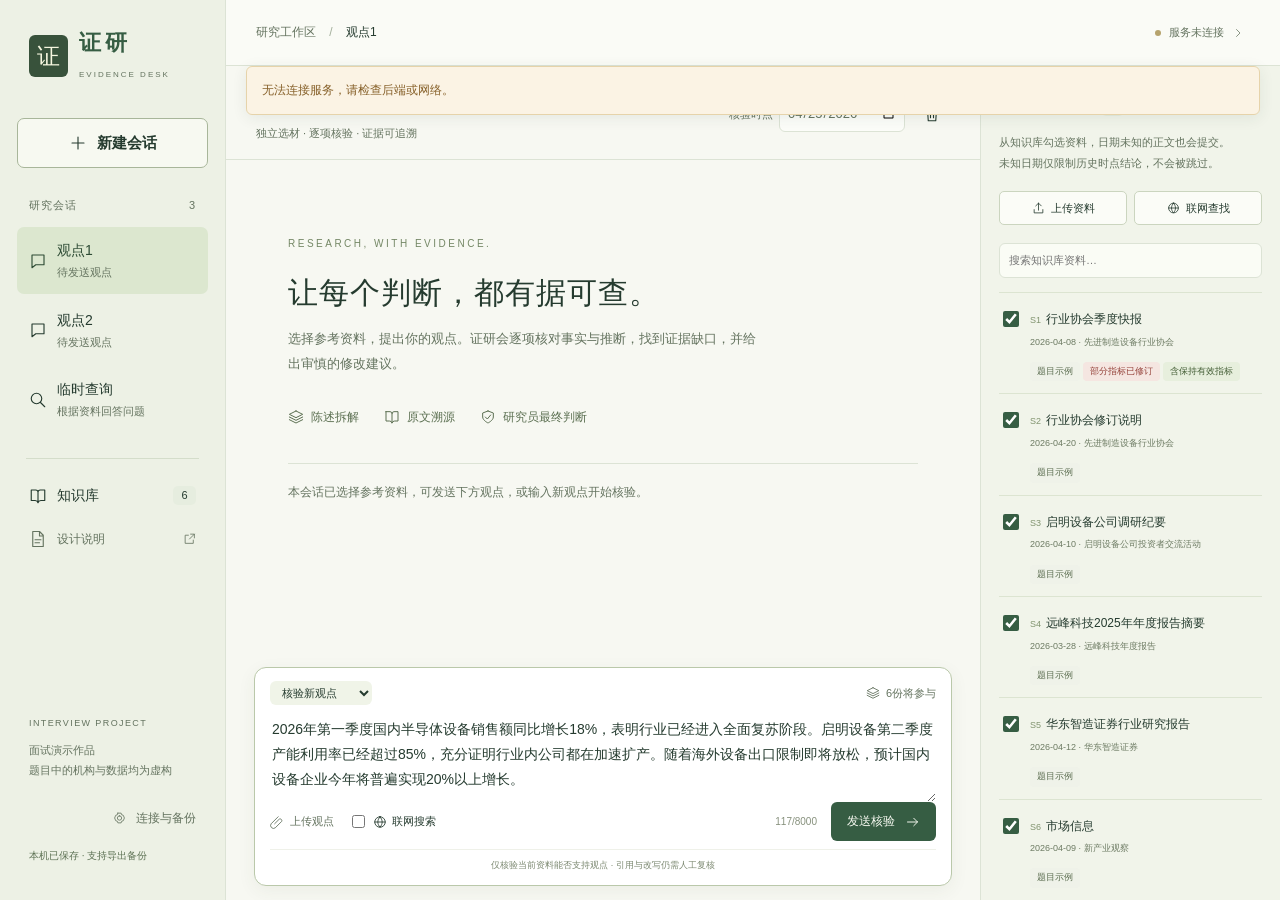
<file: index.html>
<!doctype html><html lang="zh-CN"><head><meta charset="utf-8"><meta name="viewport" content="width=device-width,initial-scale=1"><meta name="description" content="证研：用可追溯资料核验投研观点。"><title>证研 · 投研证据工作台</title><link rel="stylesheet" href="./style.css"><script type="module" src="./app.js"></script></head><body>
<a class="skip" href="#main">跳到工作台</a><aside id="sidebar" class="sidebar"><a class="brand" href="#"><span class="brandmark">证</span><span><b>证研</b><small>EVIDENCE DESK</small></span></a><button class="new-session" data-action="new-session"><span data-icon="plus"></span>新建会话</button><div class="nav-label">研究会话 <span id="session-count"></span></div><nav id="sessions" aria-label="会话列表"></nav><div class="side-divider"></div><button class="library-nav" data-action="library"><span data-icon="book"></span>知识库<span id="library-count" class="count"></span></button><a class="side-link" href="./design.html" target="_blank" rel="noopener"><span data-icon="file"></span>设计说明<span data-icon="external"></span></a><div class="side-bottom"><div class="side-project">INTERVIEW PROJECT</div><p>面试演示作品<br>题目中的机构与数据均为虚构</p><button class="side-link" data-action="settings"><span data-icon="settings"></span>连接与备份</button><div id="save-status" role="status">正在读取本机资料…</div></div></aside>
<div id="shell" class="shell"><header class="topbar"><div class="top-left"><button class="icon-button mobile-menu" data-action="menu" aria-label="展开会话导航"><span data-icon="menu"></span></button><span class="breadcrumb">研究工作区 <span>/</span> <b id="page-name">观点核验</b></span></div><button class="connection" data-action="settings"><i id="connection-dot"></i><span id="connection-label">检查连接中</span><span data-icon="chevron"></span></button></header><main id="main" tabindex="-1"><div id="global-notice" class="notice hidden" role="alert"></div><div id="chat-page" class="chat-page"><section class="conversation"><header id="session-header" class="session-header"></header><div id="messages" class="messages" aria-live="polite"></div><form id="composer" class="composer"><div class="composer-top"><label class="sr-only" for="task">本次操作</label><select id="task"><option value="verify">核验新观点</option><option value="query">依据资料查询</option><option value="followup">继续追问</option></select><button type="button" class="text-button" data-action="toggle-sources"><span data-icon="layers"></span><span id="selected-summary">选择参考资料</span></button></div><label class="sr-only" for="message-input">观点或问题</label><textarea id="message-input" rows="3" maxlength="8000" placeholder="提出你的观点，或继续追问证据与修改建议…"></textarea><div class="composer-bottom"><div class="composer-tools"><button type="button" class="text-button" data-action="upload-opinion"><span data-icon="paperclip"></span>上传观点</button><label class="web-toggle"><input id="web-enabled" type="checkbox"><span data-icon="globe"></span>联网搜索</label></div><div class="send-group"><small id="char-count"></small><button type="button" id="stop-run" class="text-button hidden" data-action="stop">停止等待</button><button type="submit" id="send" class="send-button"><span id="send-label">发送核验</span><span data-icon="arrow"></span></button></div></div><p class="composer-footnote">仅核验当前资料能否支持观点 · 引用与改写仍需人工复核</p></form></section><aside id="source-panel" class="source-panel" aria-label="本会话参考资料"></aside></div><section id="library-page" class="library-page hidden"></section></main></div>
<input type="file" id="evidence-file" accept=".txt,.md,.markdown,.pdf,.docx" hidden><input type="file" id="opinion-file" accept=".txt,.md,.markdown,.pdf,.docx" hidden><input type="file" id="backup-file" accept=".json" hidden>
<dialog id="source-dialog" class="source-dialog"><form id="source-form"><div class="dialog-heading"><div><small id="source-eyebrow">资料与原文</small><h2 id="source-dialog-title">添加参考资料</h2></div><button type="button" class="icon-button" data-action="close-dialog" aria-label="关闭资料"><span data-icon="close"></span></button></div><div id="source-context"></div><div class="field-row"><label>资料标题<input id="doc-title" maxlength="160" required></label><label>发布方<input id="doc-publisher" maxlength="160" placeholder="未知时填未注明" required></label></div><div class="field-row"><label>发布日期<input id="doc-date" type="date"><small>未知可留空；正文仍参与，历史时点适用性待确认</small></label><label>统计期／适用期<input id="doc-period" maxlength="160" placeholder="例如2026年第一季度"></label></div><div class="field-row"><label>建议复核日期<input id="doc-review-date" type="date"><small>到期仅提醒复核，不代表事实失效</small></label><label class="check-label"><input id="doc-primary" type="checkbox">我已确认是原始发布源</label></div><label>用于核验的正文／明确选段<textarea id="doc-text" rows="9" maxlength="16000" required></textarea><small>每份最多16000字；选段必须来自提取原文，超出部分不纳入本次核验。</small></label><div id="original-text"></div><div id="source-error" class="notice hidden" role="alert"></div><div class="dialog-actions"><button type="button" class="text-button danger" id="remove-doc" data-action="remove-doc">移除资料</button><button type="button" class="text-button" id="download-original" data-action="download-original">下载原文件</button><button type="submit" id="save-doc" class="send-button">保存并用于本会话</button></div></form></dialog>
<dialog id="settings-dialog" class="settings-dialog"><div class="dialog-heading"><h2>连接与本机备份</h2><button class="icon-button" data-action="close-dialog" aria-label="关闭设置"><span data-icon="close"></span></button></div><div id="settings-status"></div><label>核验模式<select id="mode"><option value="live">真实 AI 核验</option><option value="reference">原题参考 · 人工编制</option></select></label><label>体验码（若已设置）<input type="password" id="access-code" autocomplete="off" placeholder="可手动填写，或通过面试邀请链接自动载入"></label><p class="muted">API密钥只由服务端保管，请勿填入此处。真实核验只发送本轮输入、所选可用资料及本会话必要上下文。</p><button class="secondary-button" data-action="refresh-config">重新检查连接</button><hr><h3>当前浏览器资料</h3><p class="muted">会话与原文件保存在当前浏览器。清理网站数据会移除本机记录，请按需备份。</p><div class="button-row"><button class="secondary-button" data-action="backup-export">导出备份</button><button class="secondary-button" data-action="backup-import">导入备份</button></div><p class="muted">导入会替换当前资料；请先导出可恢复的备份。</p></dialog>
<dialog id="search-dialog" class="search-dialog"><div class="dialog-heading"><div><small>WEB EVIDENCE</small><h2>联网查找参考资料</h2></div><button class="icon-button" data-action="close-dialog" aria-label="关闭搜索"><span data-icon="close"></span></button></div><form id="search-form" class="search-form"><label class="sr-only" for="search-query">搜索关键词</label><input id="search-query" maxlength="128" placeholder="输入关键词，优先查找原始发布源" required><button type="submit" class="send-button" id="search-submit">搜索</button></form><p class="muted">搜索后查看原文再收录。只有摘要的页面不能作为已核验证据；题目虚构资料不以网络信息补证。</p><div id="search-results" aria-live="polite"></div></dialog>
<dialog id="name-dialog" class="settings-dialog"><form id="name-form"><div class="dialog-heading"><h2>会话名称</h2><button type="button" class="icon-button" data-action="close-dialog" aria-label="关闭重命名"><span data-icon="close"></span></button></div><label>名称<input id="session-name" maxlength="60" required></label><button type="submit" class="send-button">保存名称</button></form></dialog><dialog id="confirm-dialog" class="settings-dialog"><h2 id="confirm-title">确认操作</h2><p id="confirm-message"></p><div class="button-row"><button class="secondary-button" data-action="close-dialog">取消</button><button id="confirm-ok" class="send-button">确认</button></div></dialog><div id="toast" class="toast hidden" role="status"></div></body></html>
</file>
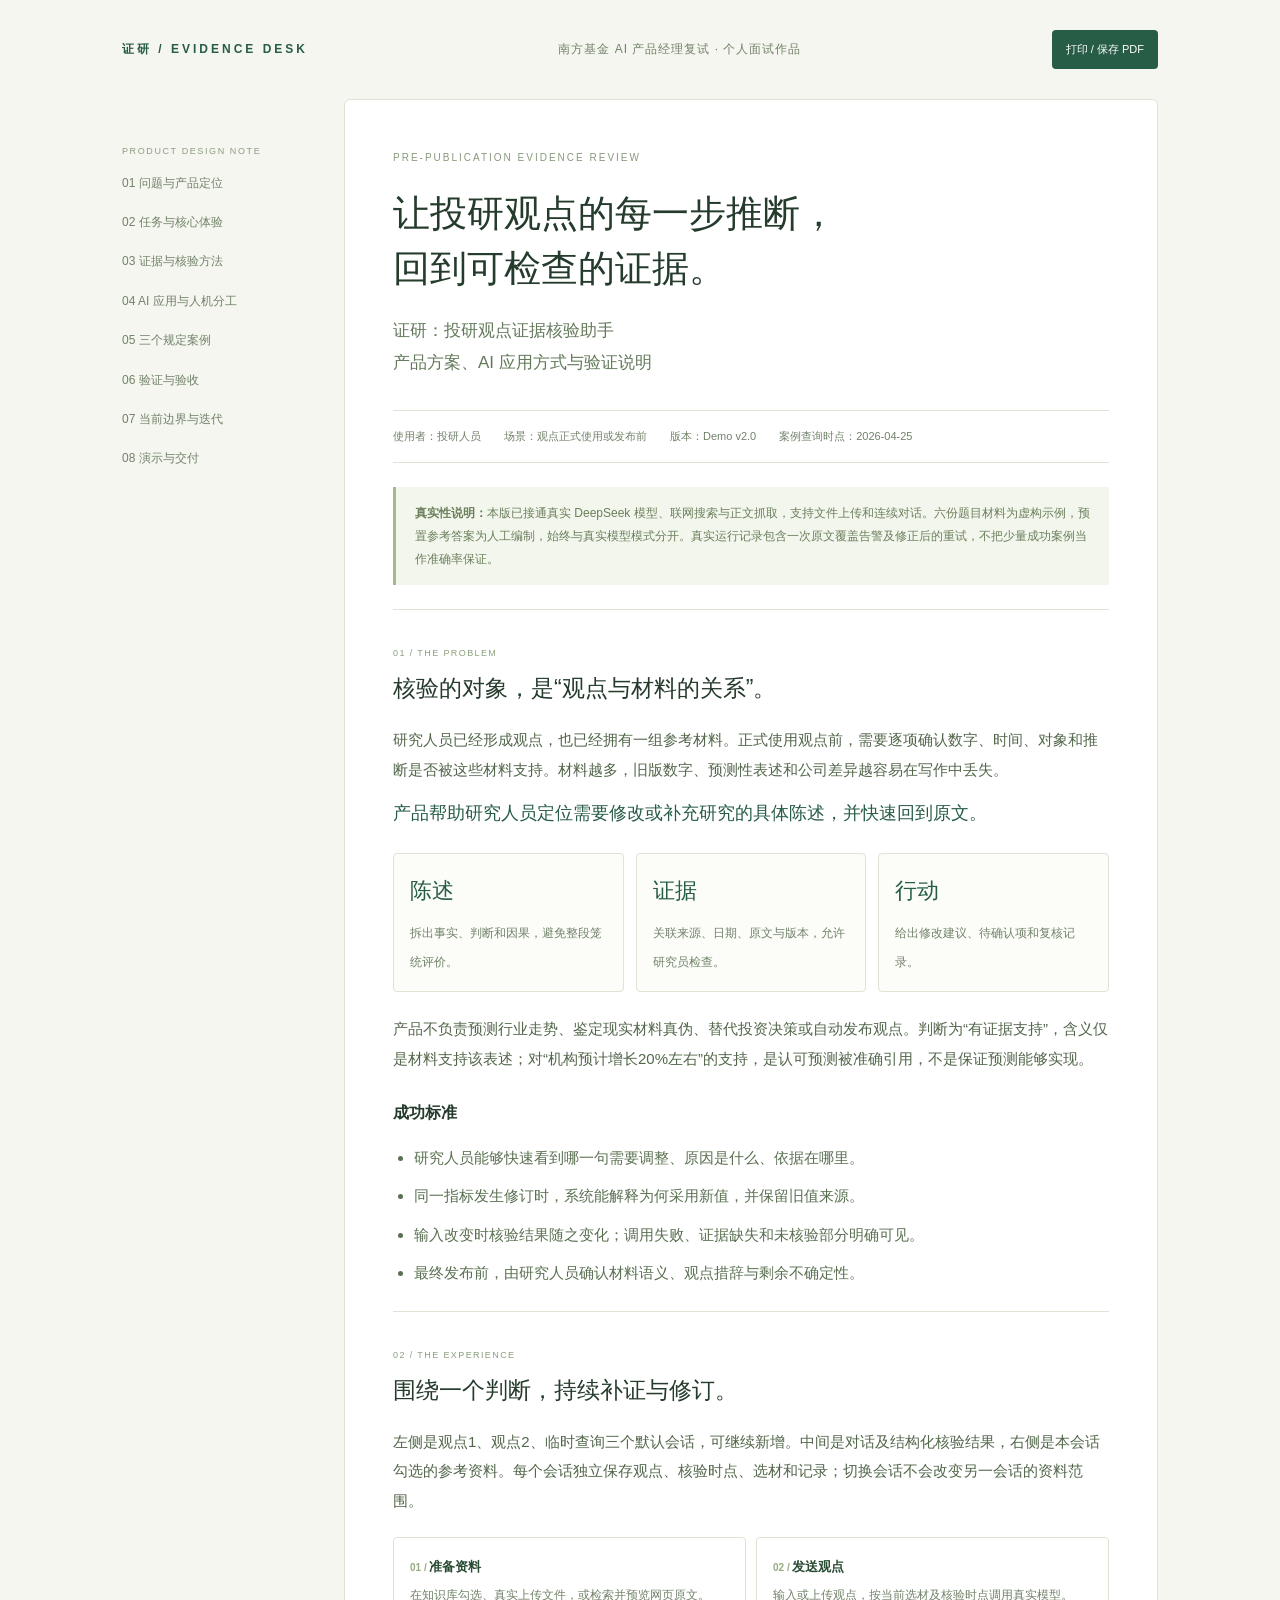
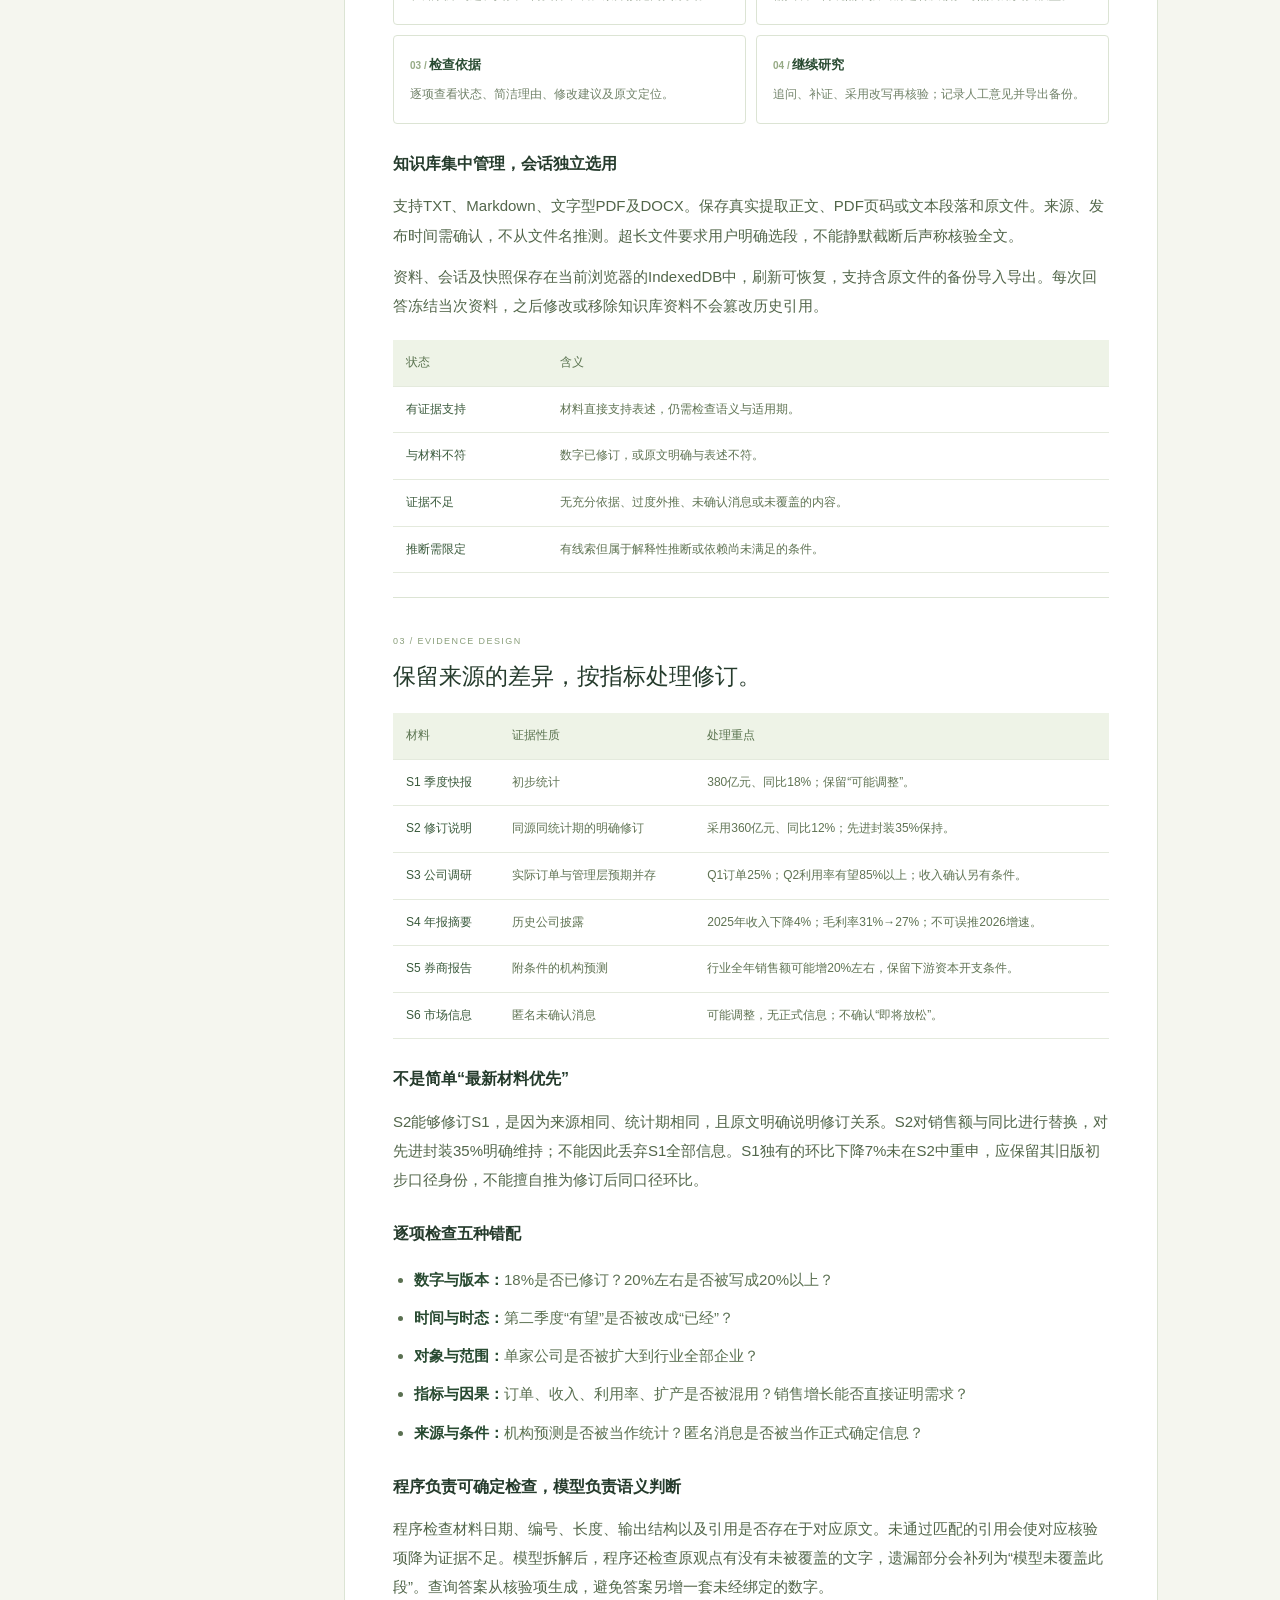
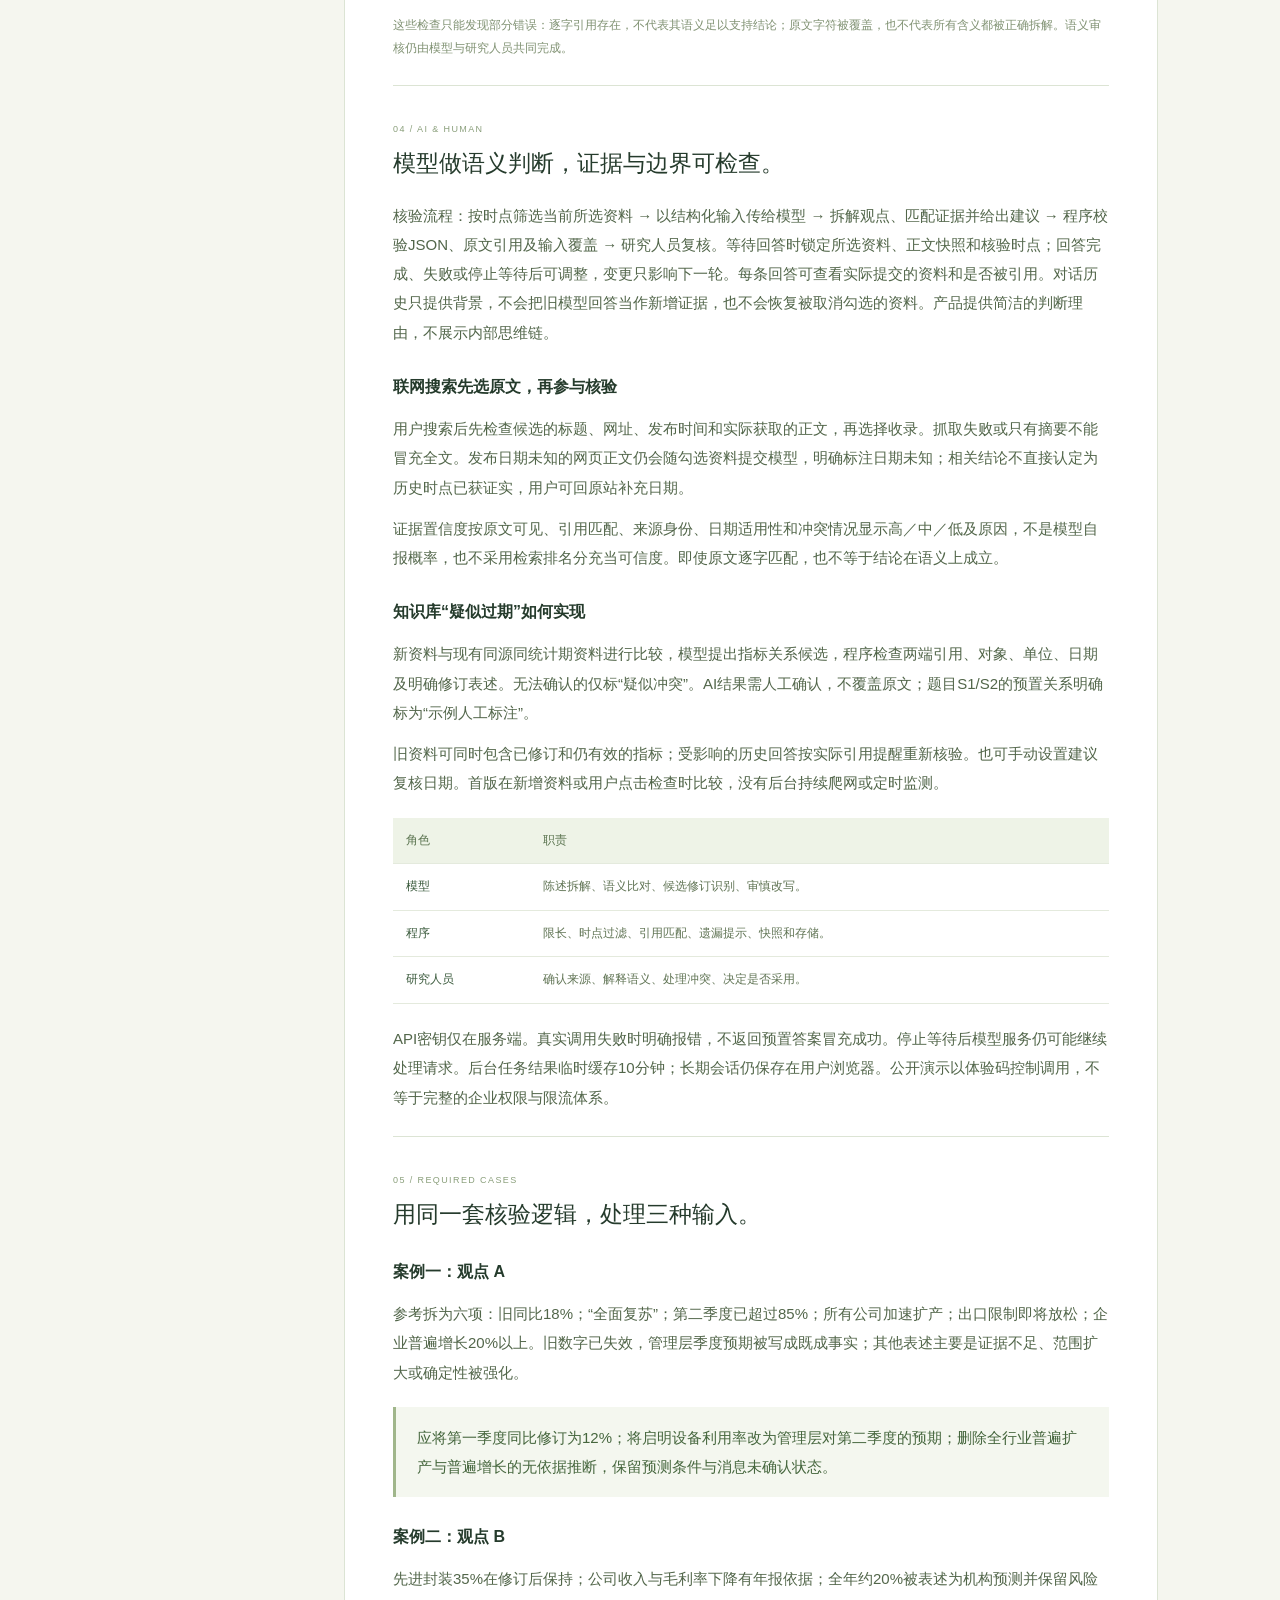
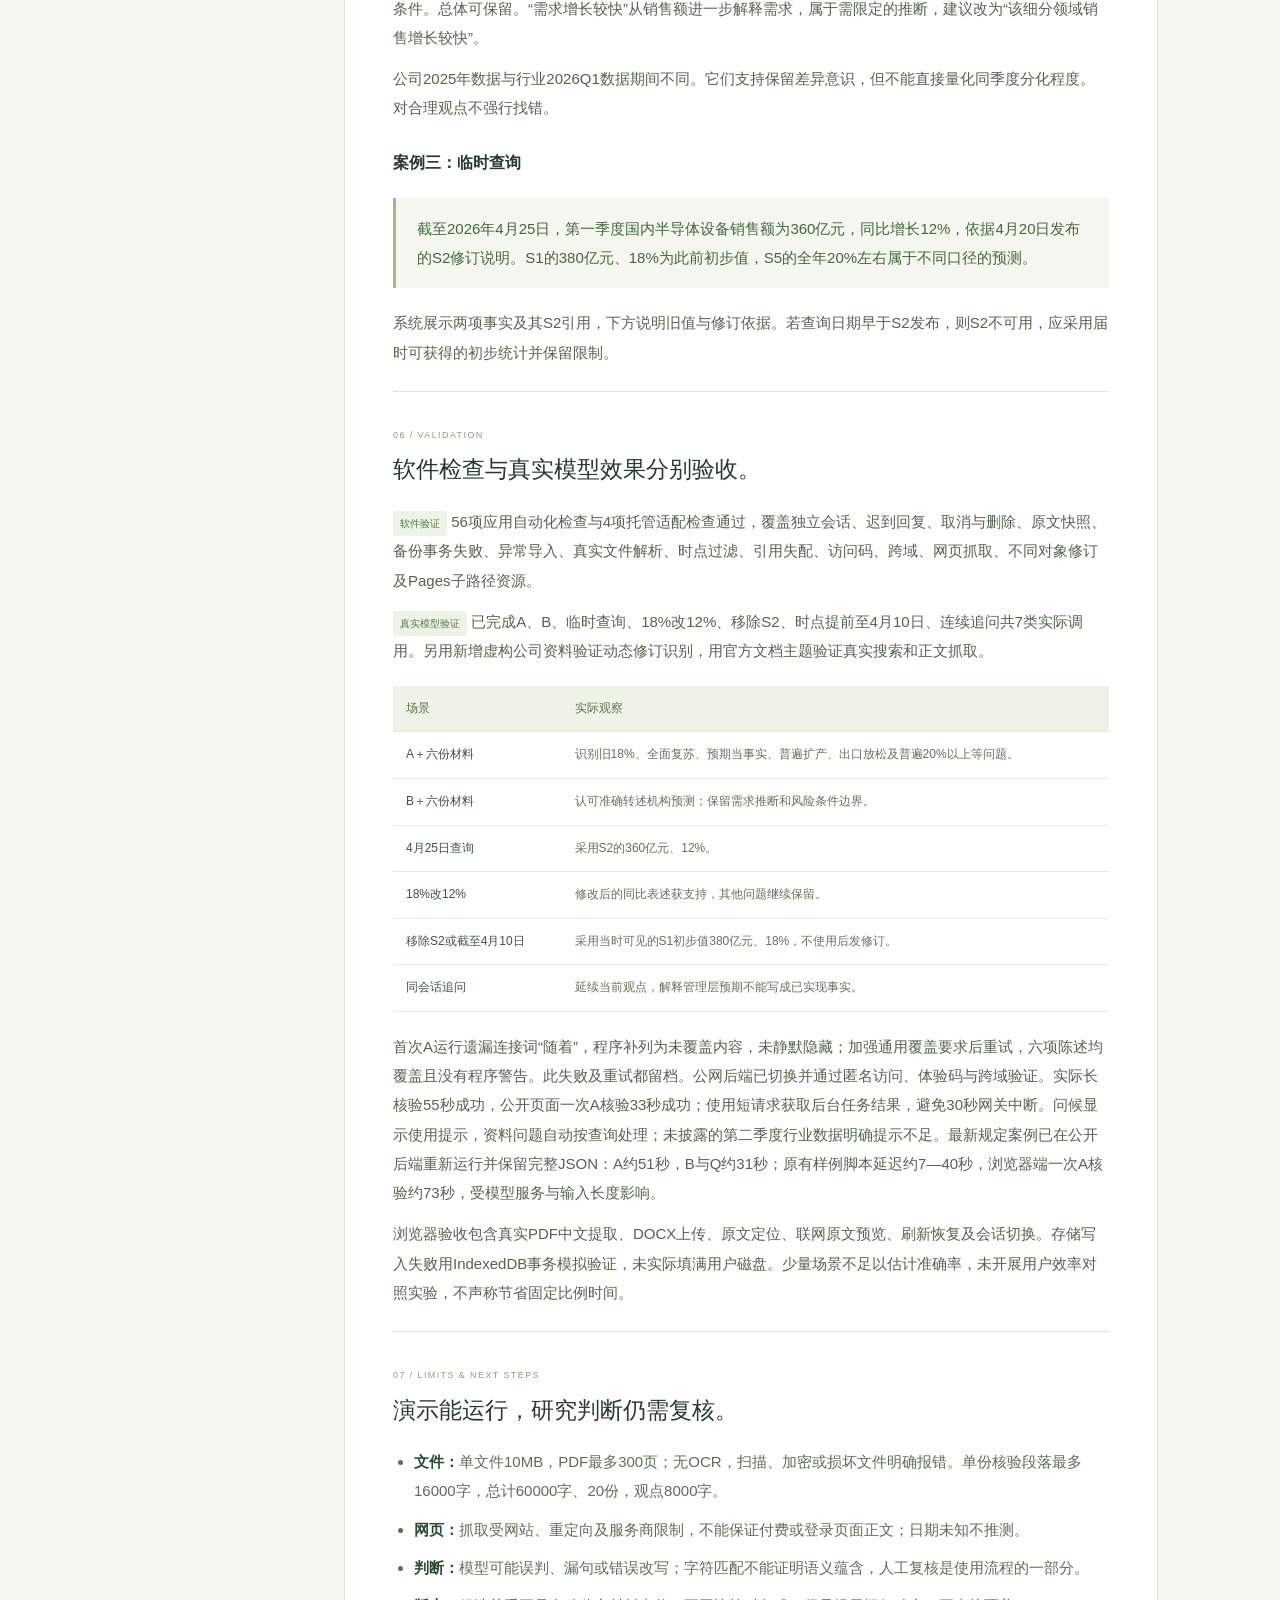
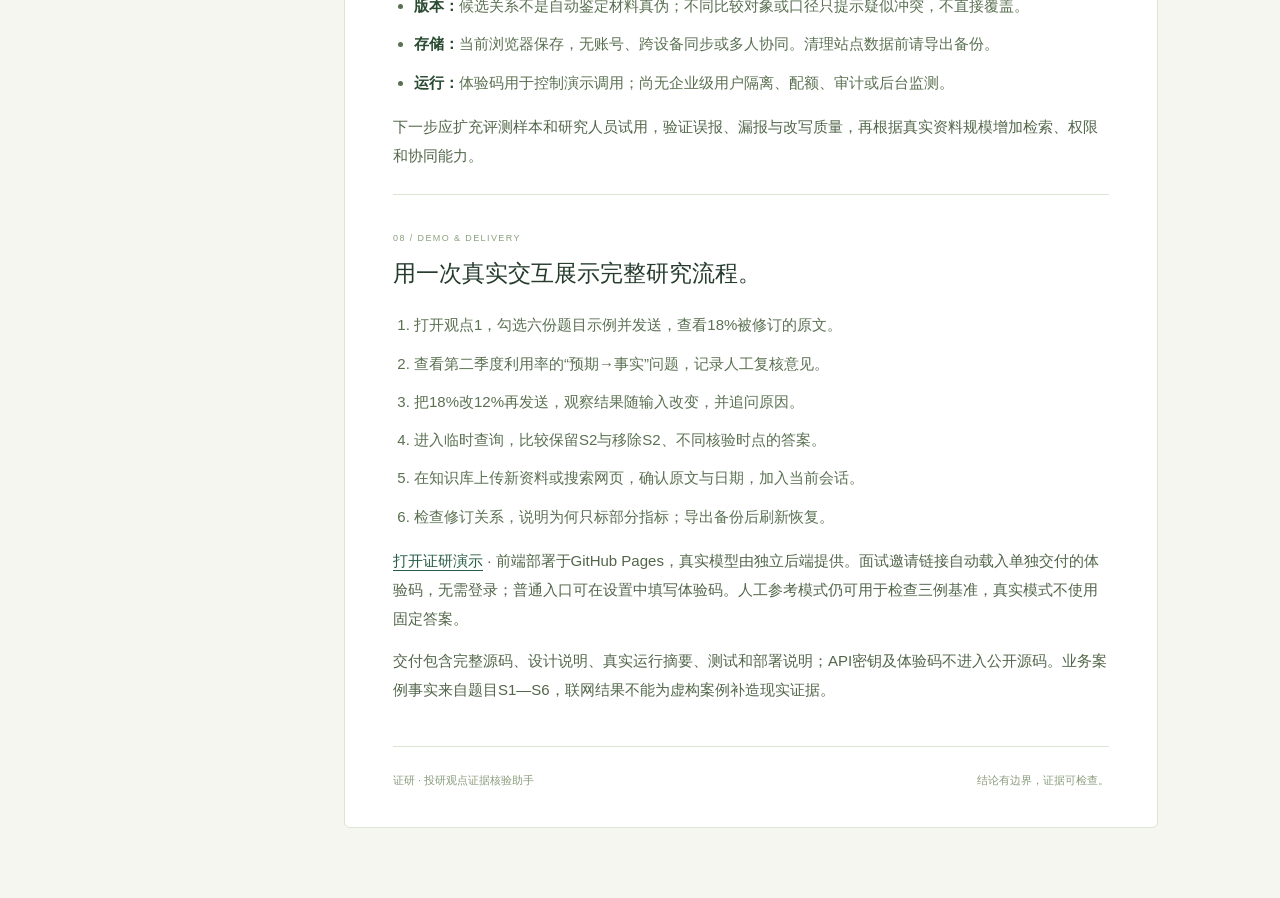
<file: design.html>
<!doctype html>
<html lang="zh-CN"><head><meta charset="utf-8"><meta name="viewport" content="width=device-width,initial-scale=1"><title>证研 · 产品设计思路</title><style>
:root{--ink:#253b2c;--muted:#718269;--green:#275c46;--line:#dce4d4;--paper:#f5f6ef}*{box-sizing:border-box}html{scroll-behavior:smooth}body{margin:0;background:var(--paper);color:var(--ink);font:15px/1.95 -apple-system,BlinkMacSystemFont,"PingFang SC","Microsoft YaHei",sans-serif}a{color:var(--green);text-underline-offset:4px}header{max-width:1100px;margin:0 auto;padding:30px 32px;display:flex;align-items:center;justify-content:space-between;font-size:12px;letter-spacing:1px;color:var(--muted)}.brand{font-weight:600;color:var(--green);letter-spacing:3px}.wrap{max-width:1100px;margin:auto;display:grid;grid-template-columns:180px minmax(0,1fr);gap:42px;padding:0 32px 70px}nav{position:sticky;top:25px;align-self:start;padding-top:35px}nav a{display:block;font-size:12px;text-decoration:none;color:var(--muted);padding:8px 0}nav small{font-size:9px;letter-spacing:1.6px;color:#8d9c82}article{background:white;border:1px solid var(--line);padding:48px 48px 35px;border-radius:6px}.kicker{font-size:10px;letter-spacing:2px;color:#879a7c}.hero h1{font-family:"Songti SC","Noto Serif CJK SC",serif;font-size:37px;line-height:1.5;font-weight:500;margin:18px 0}.hero>p{font-size:17px;line-height:1.9;color:#63795a}.meta{border-top:1px solid var(--line);border-bottom:1px solid var(--line);padding:15px 0;font-size:11px;color:var(--muted);display:flex;flex-wrap:wrap;gap:10px 23px;margin:30px 0 24px}.disclosure{border-left:3px solid #a7b891;background:#f3f6ed;padding:15px 19px;font-size:12px;line-height:1.9;color:#6b7f5b}.section{padding-top:35px;margin-top:24px;border-top:1px solid var(--line);scroll-margin-top:25px}.section-label{font-size:9px;letter-spacing:1.4px;color:#8a9f7b}.section h2{font-size:23px;font-weight:500;line-height:1.5;margin:8px 0 20px}.section h3{font-size:16px;font-weight:600;margin:24px 0 8px}.section p{margin:12px 0;color:#52664a}.section strong{color:#294b32}.lead{font-size:18px;color:var(--green)!important}.cards{display:grid;grid-template-columns:repeat(3,1fr);gap:12px;margin:22px 0}.card{border:1px solid var(--line);padding:16px;background:#fcfdf9;border-radius:4px}.card b{display:block;font-size:22px;font-weight:500;color:var(--green);margin-bottom:4px}.card span{font-size:12px;color:var(--muted)}table{width:100%;border-collapse:collapse;font-size:12px;line-height:1.8;margin:20px 0}th{text-align:left;background:#eef3e7;color:#5b7450;font-weight:500}td,th{padding:12px 13px;border-bottom:1px solid #e4eadd;vertical-align:top}td{color:#607454}td:first-child{color:#3a5a3c}ol,ul{padding-left:21px;color:#5a7051}li{margin:9px 0}blockquote{border-left:3px solid #a0b68b;margin:20px 0;padding:16px 21px;background:#f4f7ef;color:#45663d}code{font-size:12px;background:#eef3e7;padding:2px 5px;border-radius:3px}.flow{display:grid;grid-template-columns:repeat(2,1fr);gap:10px;counter-reset:flow;margin:22px 0}.flow>div{padding:16px;border:1px solid var(--line);border-radius:4px}.flow strong{display:block;font-size:13px}.flow strong:before{counter-increment:flow;content:'0' counter(flow) ' / ';color:#96aa85;font-size:10px}.flow span{font-size:12px;color:var(--muted)}.tag{display:inline-block;padding:3px 7px;font-size:10px;background:#edf3e7;color:#547547;border-radius:3px}.small{font-size:12px!important;color:#809273!important}.closing{margin-top:42px;padding-top:23px;border-top:1px solid var(--line);font-size:11px;color:#899c7c;display:flex;justify-content:space-between}.print{background:var(--green);border:0;border-radius:4px;color:white;padding:9px 14px;cursor:pointer;font:inherit;font-size:11px}@media(max-width:800px){header{padding:20px}.wrap{display:block;padding:0 16px 40px}nav{display:none}article{padding:30px 23px}.hero h1{font-size:29px}.hero>p{font-size:15px}table{font-size:11px}td,th{padding:10px 7px}.cards{gap:8px}.card{padding:11px}.card span{font-size:11px}.flow{grid-template-columns:1fr}}@media print{body{background:white;font-size:12px}header{padding:0 0 18px}header a,.print,nav{display:none}.wrap{display:block;padding:0;max-width:none}article{padding:0;border:0}.section{break-inside:auto}tr,.card,.flow>div{break-inside:avoid}.hero h1{font-size:30px}h2,h3{break-after:avoid}.section{margin-top:16px;padding-top:20px}a{color:inherit}}@media(prefers-reduced-motion:reduce){html{scroll-behavior:auto}}
</style></head><body>
<header><span class="brand">证研 / EVIDENCE DESK</span><span>南方基金 AI 产品经理复试 · 个人面试作品</span><button class="print" onclick="window.print()">打印 / 保存 PDF</button></header>
<div class="wrap"><nav aria-label="文档目录"><small>PRODUCT DESIGN NOTE</small><a href="#problem">01 问题与产品定位</a><a href="#experience">02 任务与核心体验</a><a href="#evidence">03 证据与核验方法</a><a href="#ai">04 AI 应用与人机分工</a><a href="#cases">05 三个规定案例</a><a href="#validation">06 验证与验收</a><a href="#limits">07 当前边界与迭代</a><a href="#demo">08 演示与交付</a></nav>
<article>
<div class="hero"><div class="kicker">PRE-PUBLICATION EVIDENCE REVIEW</div><h1>让投研观点的每一步推断，<br>回到可检查的证据。</h1><p>证研：投研观点证据核验助手<br>产品方案、AI 应用方式与验证说明</p><div class="meta"><span>使用者：投研人员</span><span>场景：观点正式使用或发布前</span><span>版本：Demo v2.0</span><span>案例查询时点：2026-04-25</span></div><div class="disclosure"><strong>真实性说明：</strong>本版已接通真实 DeepSeek 模型、联网搜索与正文抓取，支持文件上传和连续对话。六份题目材料为虚构示例，预置参考答案为人工编制，始终与真实模型模式分开。真实运行记录包含一次原文覆盖告警及修正后的重试，不把少量成功案例当作准确率保证。</div></div>

<section id="problem" class="section"><div class="section-label">01 / THE PROBLEM</div><h2>核验的对象，是“观点与材料的关系”。</h2><p>研究人员已经形成观点，也已经拥有一组参考材料。正式使用观点前，需要逐项确认数字、时间、对象和推断是否被这些材料支持。材料越多，旧版数字、预测性表述和公司差异越容易在写作中丢失。</p><p class="lead">产品帮助研究人员定位需要修改或补充研究的具体陈述，并快速回到原文。</p><div class="cards"><div class="card"><b>陈述</b><span>拆出事实、判断和因果，避免整段笼统评价。</span></div><div class="card"><b>证据</b><span>关联来源、日期、原文与版本，允许研究员检查。</span></div><div class="card"><b>行动</b><span>给出修改建议、待确认项和复核记录。</span></div></div><p>产品不负责预测行业走势、鉴定现实材料真伪、替代投资决策或自动发布观点。判断为“有证据支持”，含义仅是材料支持该表述；对“机构预计增长20%左右”的支持，是认可预测被准确引用，不是保证预测能够实现。</p><h3>成功标准</h3><ul><li>研究人员能够快速看到哪一句需要调整、原因是什么、依据在哪里。</li><li>同一指标发生修订时，系统能解释为何采用新值，并保留旧值来源。</li><li>输入改变时核验结果随之变化；调用失败、证据缺失和未核验部分明确可见。</li><li>最终发布前，由研究人员确认材料语义、观点措辞与剩余不确定性。</li></ul></section>

<section id="experience" class="section"><div class="section-label">02 / THE EXPERIENCE</div><h2>围绕一个判断，持续补证与修订。</h2><p>左侧是观点1、观点2、临时查询三个默认会话，可继续新增。中间是对话及结构化核验结果，右侧是本会话勾选的参考资料。每个会话独立保存观点、核验时点、选材和记录；切换会话不会改变另一会话的资料范围。</p><div class="flow"><div><strong>准备资料</strong><span>在知识库勾选、真实上传文件，或检索并预览网页原文。</span></div><div><strong>发送观点</strong><span>输入或上传观点，按当前选材及核验时点调用真实模型。</span></div><div><strong>检查依据</strong><span>逐项查看状态、简洁理由、修改建议及原文定位。</span></div><div><strong>继续研究</strong><span>追问、补证、采用改写再核验；记录人工意见并导出备份。</span></div></div><h3>知识库集中管理，会话独立选用</h3><p>支持TXT、Markdown、文字型PDF及DOCX。保存真实提取正文、PDF页码或文本段落和原文件。来源、发布时间需确认，不从文件名推测。超长文件要求用户明确选段，不能静默截断后声称核验全文。</p><p>资料、会话及快照保存在当前浏览器的IndexedDB中，刷新可恢复，支持含原文件的备份导入导出。每次回答冻结当次资料，之后修改或移除知识库资料不会篡改历史引用。</p><table><tr><th>状态</th><th>含义</th></tr><tr><td>有证据支持</td><td>材料直接支持表述，仍需检查语义与适用期。</td></tr><tr><td>与材料不符</td><td>数字已修订，或原文明确与表述不符。</td></tr><tr><td>证据不足</td><td>无充分依据、过度外推、未确认消息或未覆盖的内容。</td></tr><tr><td>推断需限定</td><td>有线索但属于解释性推断或依赖尚未满足的条件。</td></tr></table></section>

<section id="evidence" class="section"><div class="section-label">03 / EVIDENCE DESIGN</div><h2>保留来源的差异，按指标处理修订。</h2><table><thead><tr><th>材料</th><th>证据性质</th><th>处理重点</th></tr></thead><tbody><tr><td>S1 季度快报</td><td>初步统计</td><td>380亿元、同比18%；保留“可能调整”。</td></tr><tr><td>S2 修订说明</td><td>同源同统计期的明确修订</td><td>采用360亿元、同比12%；先进封装35%保持。</td></tr><tr><td>S3 公司调研</td><td>实际订单与管理层预期并存</td><td>Q1订单25%；Q2利用率有望85%以上；收入确认另有条件。</td></tr><tr><td>S4 年报摘要</td><td>历史公司披露</td><td>2025年收入下降4%；毛利率31%→27%；不可误推2026增速。</td></tr><tr><td>S5 券商报告</td><td>附条件的机构预测</td><td>行业全年销售额可能增20%左右，保留下游资本开支条件。</td></tr><tr><td>S6 市场信息</td><td>匿名未确认消息</td><td>可能调整，无正式信息；不确认“即将放松”。</td></tr></tbody></table><h3>不是简单“最新材料优先”</h3><p>S2能够修订S1，是因为来源相同、统计期相同，且原文明确说明修订关系。S2对销售额与同比进行替换，对先进封装35%明确维持；不能因此丢弃S1全部信息。S1独有的环比下降7%未在S2中重申，应保留其旧版初步口径身份，不能擅自推为修订后同口径环比。</p><h3>逐项检查五种错配</h3><ul><li><strong>数字与版本：</strong>18%是否已修订？20%左右是否被写成20%以上？</li><li><strong>时间与时态：</strong>第二季度“有望”是否被改成“已经”？</li><li><strong>对象与范围：</strong>单家公司是否被扩大到行业全部企业？</li><li><strong>指标与因果：</strong>订单、收入、利用率、扩产是否被混用？销售增长能否直接证明需求？</li><li><strong>来源与条件：</strong>机构预测是否被当作统计？匿名消息是否被当作正式确定信息？</li></ul><h3>程序负责可确定检查，模型负责语义判断</h3><p>程序检查材料日期、编号、长度、输出结构以及引用是否存在于对应原文。未通过匹配的引用会使对应核验项降为证据不足。模型拆解后，程序还检查原观点有没有未被覆盖的文字，遗漏部分会补列为“模型未覆盖此段”。查询答案从核验项生成，避免答案另增一套未经绑定的数字。</p><p class="small">这些检查只能发现部分错误：逐字引用存在，不代表其语义足以支持结论；原文字符被覆盖，也不代表所有含义都被正确拆解。语义审核仍由模型与研究人员共同完成。</p></section>

<section id="ai" class="section"><div class="section-label">04 / AI &amp; HUMAN</div><h2>模型做语义判断，证据与边界可检查。</h2><p>核验流程：按时点筛选当前所选资料 → 以结构化输入传给模型 → 拆解观点、匹配证据并给出建议 → 程序校验JSON、原文引用及输入覆盖 → 研究人员复核。等待回答时锁定所选资料、正文快照和核验时点；回答完成、失败或停止等待后可调整，变更只影响下一轮。每条回答可查看实际提交的资料和是否被引用。对话历史只提供背景，不会把旧模型回答当作新增证据，也不会恢复被取消勾选的资料。产品提供简洁的判断理由，不展示内部思维链。</p><h3>联网搜索先选原文，再参与核验</h3><p>用户搜索后先检查候选的标题、网址、发布时间和实际获取的正文，再选择收录。抓取失败或只有摘要不能冒充全文。发布日期未知的网页正文仍会随勾选资料提交模型，明确标注日期未知；相关结论不直接认定为历史时点已获证实，用户可回原站补充日期。</p><p>证据置信度按原文可见、引用匹配、来源身份、日期适用性和冲突情况显示高／中／低及原因，不是模型自报概率，也不采用检索排名分充当可信度。即使原文逐字匹配，也不等于结论在语义上成立。</p><h3>知识库“疑似过期”如何实现</h3><p>新资料与现有同源同统计期资料进行比较，模型提出指标关系候选，程序检查两端引用、对象、单位、日期及明确修订表述。无法确认的仅标“疑似冲突”。AI结果需人工确认，不覆盖原文；题目S1/S2的预置关系明确标为“示例人工标注”。</p><p>旧资料可同时包含已修订和仍有效的指标；受影响的历史回答按实际引用提醒重新核验。也可手动设置建议复核日期。首版在新增资料或用户点击检查时比较，没有后台持续爬网或定时监测。</p><table><tr><th>角色</th><th>职责</th></tr><tr><td>模型</td><td>陈述拆解、语义比对、候选修订识别、审慎改写。</td></tr><tr><td>程序</td><td>限长、时点过滤、引用匹配、遗漏提示、快照和存储。</td></tr><tr><td>研究人员</td><td>确认来源、解释语义、处理冲突、决定是否采用。</td></tr></table><p>API密钥仅在服务端。真实调用失败时明确报错，不返回预置答案冒充成功。停止等待后模型服务仍可能继续处理请求。后台任务结果临时缓存10分钟；长期会话仍保存在用户浏览器。公开演示以体验码控制调用，不等于完整的企业权限与限流体系。</p></section>

<section id="cases" class="section"><div class="section-label">05 / REQUIRED CASES</div><h2>用同一套核验逻辑，处理三种输入。</h2><h3>案例一：观点 A</h3><p>参考拆为六项：旧同比18%；“全面复苏”；第二季度已超过85%；所有公司加速扩产；出口限制即将放松；企业普遍增长20%以上。旧数字已失效，管理层季度预期被写成既成事实；其他表述主要是证据不足、范围扩大或确定性被强化。</p><blockquote>应将第一季度同比修订为12%；将启明设备利用率改为管理层对第二季度的预期；删除全行业普遍扩产与普遍增长的无依据推断，保留预测条件与消息未确认状态。</blockquote><h3>案例二：观点 B</h3><p>先进封装35%在修订后保持；公司收入与毛利率下降有年报依据；全年约20%被表述为机构预测并保留风险条件。总体可保留。“需求增长较快”从销售额进一步解释需求，属于需限定的推断，建议改为“该细分领域销售增长较快”。</p><p>公司2025年数据与行业2026Q1数据期间不同。它们支持保留差异意识，但不能直接量化同季度分化程度。对合理观点不强行找错。</p><h3>案例三：临时查询</h3><blockquote>截至2026年4月25日，第一季度国内半导体设备销售额为360亿元，同比增长12%，依据4月20日发布的S2修订说明。S1的380亿元、18%为此前初步值，S5的全年20%左右属于不同口径的预测。</blockquote><p>系统展示两项事实及其S2引用，下方说明旧值与修订依据。若查询日期早于S2发布，则S2不可用，应采用届时可获得的初步统计并保留限制。</p></section>

<section id="validation" class="section"><div class="section-label">06 / VALIDATION</div><h2>软件检查与真实模型效果分别验收。</h2><p><span class="tag">软件验证</span> 56项应用自动化检查与4项托管适配检查通过，覆盖独立会话、迟到回复、取消与删除、原文快照、备份事务失败、异常导入、真实文件解析、时点过滤、引用失配、访问码、跨域、网页抓取、不同对象修订及Pages子路径资源。</p><p><span class="tag">真实模型验证</span> 已完成A、B、临时查询、18%改12%、移除S2、时点提前至4月10日、连续追问共7类实际调用。另用新增虚构公司资料验证动态修订识别，用官方文档主题验证真实搜索和正文抓取。</p><table><tr><th>场景</th><th>实际观察</th></tr><tr><td>A＋六份材料</td><td>识别旧18%、全面复苏、预期当事实、普遍扩产、出口放松及普遍20%以上等问题。</td></tr><tr><td>B＋六份材料</td><td>认可准确转述机构预测；保留需求推断和风险条件边界。</td></tr><tr><td>4月25日查询</td><td>采用S2的360亿元、12%。</td></tr><tr><td>18%改12%</td><td>修改后的同比表述获支持，其他问题继续保留。</td></tr><tr><td>移除S2或截至4月10日</td><td>采用当时可见的S1初步值380亿元、18%，不使用后发修订。</td></tr><tr><td>同会话追问</td><td>延续当前观点，解释管理层预期不能写成已实现事实。</td></tr></table><p>首次A运行遗漏连接词“随着”，程序补列为未覆盖内容，未静默隐藏；加强通用覆盖要求后重试，六项陈述均覆盖且没有程序警告。此失败及重试都留档。公网后端已切换并通过匿名访问、体验码与跨域验证。实际长核验55秒成功，公开页面一次A核验33秒成功；使用短请求获取后台任务结果，避免30秒网关中断。问候显示使用提示，资料问题自动按查询处理；未披露的第二季度行业数据明确提示不足。最新规定案例已在公开后端重新运行并保留完整JSON：A约51秒，B与Q约31秒；原有样例脚本延迟约7—40秒，浏览器端一次A核验约73秒，受模型服务与输入长度影响。</p><p>浏览器验收包含真实PDF中文提取、DOCX上传、原文定位、联网原文预览、刷新恢复及会话切换。存储写入失败用IndexedDB事务模拟验证，未实际填满用户磁盘。少量场景不足以估计准确率，未开展用户效率对照实验，不声称节省固定比例时间。</p></section>

<section id="limits" class="section"><div class="section-label">07 / LIMITS &amp; NEXT STEPS</div><h2>演示能运行，研究判断仍需复核。</h2><ul><li><strong>文件：</strong>单文件10MB，PDF最多300页；无OCR，扫描、加密或损坏文件明确报错。单份核验段落最多16000字，总计60000字、20份，观点8000字。</li><li><strong>网页：</strong>抓取受网站、重定向及服务商限制，不能保证付费或登录页面正文；日期未知不推测。</li><li><strong>判断：</strong>模型可能误判、漏句或错误改写；字符匹配不能证明语义蕴含，人工复核是使用流程的一部分。</li><li><strong>版本：</strong>候选关系不是自动鉴定材料真伪；不同比较对象或口径只提示疑似冲突，不直接覆盖。</li><li><strong>存储：</strong>当前浏览器保存，无账号、跨设备同步或多人协同。清理站点数据前请导出备份。</li><li><strong>运行：</strong>体验码用于控制演示调用；尚无企业级用户隔离、配额、审计或后台监测。</li></ul><p>下一步应扩充评测样本和研究人员试用，验证误报、漏报与改写质量，再根据真实资料规模增加检索、权限和协同能力。</p></section>

<section id="demo" class="section"><div class="section-label">08 / DEMO &amp; DELIVERY</div><h2>用一次真实交互展示完整研究流程。</h2><ol><li>打开观点1，勾选六份题目示例并发送，查看18%被修订的原文。</li><li>查看第二季度利用率的“预期→事实”问题，记录人工复核意见。</li><li>把18%改12%再发送，观察结果随输入改变，并追问原因。</li><li>进入临时查询，比较保留S2与移除S2、不同核验时点的答案。</li><li>在知识库上传新资料或搜索网页，确认原文与日期，加入当前会话。</li><li>检查修订关系，说明为何只标部分指标；导出备份后刷新恢复。</li></ol><p><a href="https://yling110500.github.io/evidence-desk/">打开证研演示</a> · 前端部署于GitHub Pages，真实模型由独立后端提供。面试邀请链接自动载入单独交付的体验码，无需登录；普通入口可在设置中填写体验码。人工参考模式仍可用于检查三例基准，真实模式不使用固定答案。</p><p>交付包含完整源码、设计说明、真实运行摘要、测试和部署说明；API密钥及体验码不进入公开源码。业务案例事实来自题目S1—S6，联网结果不能为虚构案例补造现实证据。</p></section>
<div class="closing"><span>证研 · 投研观点证据核验助手</span><span>结论有边界，证据可检查。</span></div>
</article></div></body></html>
</file>
<file: style.css>
:root{--bg:#f7f8f2;--paper:#fff;--side:#edf1e5;--ink:#253b2f;--muted:#64735f;--line:#dce3d5;--green:#365d43;--soft:#e9f0df;--red:#9f4440;--amber:#94601e}*{box-sizing:border-box}body{margin:0;color:var(--ink);background:var(--bg);font:15px/1.7 -apple-system,BlinkMacSystemFont,"PingFang SC","Microsoft YaHei",sans-serif}button,input,select,textarea{font:inherit;color:inherit}button{border:0;background:none;cursor:pointer}a{color:var(--green);text-decoration:none}button,a{transition:background .15s,color .15s}button:disabled{opacity:.55;cursor:wait}button:focus-visible,a:focus-visible,input:focus-visible,textarea:focus-visible,select:focus-visible,summary:focus-visible{outline:2px solid #638441;outline-offset:3px}svg{width:18px;height:18px;flex-shrink:0}h1,h2,h3,h4,p{margin:0}small{font-size:12px}input,textarea,select{border:1px solid var(--line);border-radius:6px;background:white;padding:9px 11px;min-width:0}textarea{resize:vertical;line-height:1.8}label{display:flex;flex-direction:column;gap:6px;font-size:13px}input[type=checkbox]{accent-color:var(--green);width:16px;height:16px;flex-shrink:0}input[type=date],select{font-size:13px}hr{border:0;border-top:1px solid var(--line);margin:25px 0}.hidden{display:none!important}.sr-only{position:absolute;width:1px;height:1px;padding:0;overflow:hidden;clip:rect(0,0,0,0);white-space:nowrap}.skip{position:fixed;left:240px;top:-100px;z-index:100;background:white;padding:10px}.skip:focus{top:10px}.muted{color:var(--muted);font-size:13px;line-height:1.8}
.sidebar{position:fixed;inset:0 auto 0 0;width:226px;background:var(--side);border-right:1px solid var(--line);padding:28px 17px;display:flex;flex-direction:column;z-index:20}.brand{display:flex;align-items:center;gap:11px;margin:0 12px 34px}.brandmark{width:39px;height:42px;display:grid;place-items:center;border-radius:6px;background:#38523b;color:#f5f6df;font-family:serif;font-size:23px}.brand b{display:block;font-size:22px;letter-spacing:4px;line-height:1.4}.brand small{font-size:8px;letter-spacing:2px;color:var(--muted)}.new-session{display:flex;align-items:center;justify-content:center;gap:10px;border:1px solid #a8b69a;background:#f7f9f1;border-radius:7px;padding:11px;margin-bottom:28px;font-weight:600}.new-session:hover{background:#e1ead5}.nav-label{font-size:11px;letter-spacing:1px;color:var(--muted);padding:0 12px 10px;display:flex;justify-content:space-between}#sessions{overflow:auto;max-height:45vh}.session-nav{display:flex;width:100%;gap:10px;text-align:left;align-items:center;padding:12px;border-radius:7px;margin:3px 0}.session-nav:hover{background:#e3eada}.session-nav.active{background:#dce7cf;color:#2d4b34}.session-nav span{min-width:0}.session-nav b{font-weight:500;font-size:14px;display:block}.session-nav small{font-size:11px;display:block;color:var(--muted);overflow:hidden;text-overflow:ellipsis;white-space:nowrap;max-width:135px}.side-divider{border-top:1px solid #d4ddca;margin:22px 9px 15px}.library-nav,.side-link{display:flex;align-items:center;gap:10px;min-height:42px;padding:10px 12px;width:100%;font-size:14px;border-radius:7px;text-align:left}.library-nav.active{background:#dce7cf}.count{display:inline-flex;justify-content:center;align-items:center;min-width:23px;font-size:11px;background:#e6eddf;border-radius:5px;padding:0 6px}.library-nav .count{margin-left:auto}.side-link{color:var(--muted);font-size:12px}.side-link svg:last-child{margin-left:auto;width:13px}.side-link:hover,.library-nav:hover{background:#e2eada}.side-bottom{margin-top:auto;padding-top:24px}.side-bottom p{font-size:11px;color:var(--muted);margin:10px 12px 16px;line-height:1.8}.side-project{font-size:9px;letter-spacing:1.4px;margin-left:12px;color:var(--muted)}#save-status{font-size:10px;color:#5c7153;margin:8px 12px}
.shell{margin-left:226px;height:100dvh;display:flex;flex-direction:column}.topbar{height:66px;flex-shrink:0;border-bottom:1px solid var(--line);display:flex;align-items:center;justify-content:space-between;padding:0 30px;background:#fafbf6}.top-left{display:flex;align-items:center;gap:12px}.breadcrumb{font-size:12px;color:var(--muted)}.breadcrumb span{padding:0 10px;color:#a3af9b}.breadcrumb b{font-weight:500;color:var(--ink)}.connection{display:flex;align-items:center;gap:8px;font-size:11px;color:var(--muted)}.connection i{width:6px;height:6px;background:#b6a36d;border-radius:50%}.connection i.ready{background:#678842}.connection svg{width:12px}.icon-button{display:inline-flex;align-items:center;justify-content:center;width:36px;height:36px;border-radius:6px;flex-shrink:0}.icon-button:hover{background:var(--soft)}.mobile-menu{display:none}main{flex:1;min-height:0;position:relative}.chat-page{display:flex;height:100%}.conversation{display:flex;flex-direction:column;min-width:0;flex:1}.session-header{display:flex;align-items:center;justify-content:space-between;gap:12px;padding:19px 30px 16px;border-bottom:1px solid var(--line)}.session-title{display:flex;align-items:center;gap:8px}.session-title h1{font-size:17px;font-weight:600}.session-subtitle{font-size:11px;color:var(--muted);margin-top:3px}.session-controls{display:flex;gap:9px;align-items:center}.asof-label{flex-direction:row;align-items:center;color:var(--muted);white-space:nowrap;font-size:11px}.asof-label input{padding:5px 7px;max-width:140px;background:#fcfdf9}.messages{flex:1;overflow:auto;scroll-padding-bottom:25px;padding:25px 30px;overscroll-behavior:contain}.welcome{max-width:630px;margin:50px auto 25px}.welcome-eyebrow{color:#748765;font-size:10px;letter-spacing:2.5px}.welcome h2{font:30px/1.65 "Songti SC","Noto Serif CJK SC",serif;letter-spacing:1px;margin:16px 0 10px}.welcome>p{font-size:13px;line-height:1.9;color:var(--muted);max-width:480px}.welcome-points{display:flex;gap:25px;flex-wrap:wrap;margin-top:30px;font-size:12px;color:#5c7052}.welcome-points span{display:flex;align-items:center;gap:7px}.welcome-points svg{width:16px}.welcome-prompt{border-top:1px solid var(--line);margin-top:36px;padding-top:18px;font-size:12px;color:var(--muted)}.message{max-width:780px;margin:0 auto 25px}.user-message{display:flex;justify-content:flex-end}.user-bubble{white-space:pre-wrap;overflow-wrap:anywhere;background:#e6eddc;border:1px solid #d8e2cb;padding:16px 19px;border-radius:12px 12px 3px 12px;max-width:92%;font-size:14px}.message-label{display:flex;align-items:center;gap:8px;font-size:12px;font-weight:600;margin-bottom:12px}.mini-brand{background:#426147;color:white;border-radius:5px;width:23px;height:23px;display:inline-grid;place-items:center;font-family:serif}.run-meta{font-size:10px;font-weight:400;color:var(--muted)}.reply-summary{font-size:14px;line-height:1.9;white-space:pre-wrap}.reply-answer{margin-top:12px;color:#435a3b;font-size:13px;padding:13px;background:#f0f4e9;border-radius:6px;white-space:pre-wrap}.result-stats{display:flex;gap:6px;flex-wrap:wrap;margin:17px 0}.badge{display:inline-flex;align-items:center;gap:4px;padding:3px 7px;border-radius:4px;font-size:10px;line-height:1.5;background:#eff2e9;color:#5b6d50;white-space:normal}.badge.supported,.badge.high{background:#e7efdd;color:#466038}.badge.contradicted,.badge.revised{background:#f5e6e1;color:#96443c}.badge.insufficient,.badge.conditional,.badge.low,.badge.possible{background:#f7edda;color:#8c601f}.badge.medium{background:#edf0e7;color:#5c6c50}.badge.unavailable{background:#f0efeb;color:#6f6b62}.claim{border:1px solid var(--line);border-radius:7px;background:white;margin:10px 0;overflow:hidden}.claim summary{padding:13px 14px;cursor:pointer;display:flex;align-items:flex-start;gap:10px;list-style:none}.claim summary::-webkit-details-marker{display:none}.claim-index{font-size:10px;color:#849078;line-height:23px}.claim-title{font-size:13px;font-weight:500;flex:1}.claim summary .badge{flex-shrink:0;max-width:100px}.claim-body{padding:0 16px 15px;font-size:13px}.claim-body>p{color:#5c6c52;line-height:1.85}.suggestion{padding:10px 12px;background:#f6f8f1;margin-top:10px;font-size:12px}.suggestion b{font-weight:500;margin-right:8px;color:#687d59}.citation{display:block;background:#f7f9f3;border-left:2px solid #a4b68c;width:100%;padding:10px 12px;margin-top:12px;text-align:left;border-radius:0 5px 5px 0;font-size:12px}.citation>span{display:flex;justify-content:space-between;gap:10px;font-size:10px;color:#6d805c;margin-bottom:4px}.quote-text{white-space:pre-wrap;line-height:1.8}.claim-review{display:flex;gap:10px;align-items:center;margin-top:12px;font-size:11px;color:var(--muted)}.claim-review label{flex-direction:row;align-items:center;font-size:11px}.review-note{width:100%;margin-top:10px;font-size:12px;min-height:60px}.rewrite{background:#edf3e4;padding:14px 16px;margin-top:18px;border-radius:7px;font-size:13px}.rewrite summary{cursor:pointer;font-weight:500}.rewrite p{margin-top:12px;white-space:pre-wrap}.reply-actions{display:flex;align-items:center;gap:18px;margin-top:14px}.reply-footer{font-size:10px;color:#7b8870;margin-top:12px}.typing{padding:18px;background:white;border:1px solid var(--line);border-radius:8px;display:flex;align-items:center;gap:12px;font-size:12px;color:var(--muted)}.spinner{width:16px;height:16px;border:2px solid #dce4d3;border-top-color:#547047;border-radius:50%;animation:spin 1s linear infinite;flex-shrink:0}@keyframes spin{to{transform:rotate(360deg)}}
.composer{margin:0 28px 14px;border:1px solid #bac8aa;border-radius:12px;background:white;padding:12px 15px;box-shadow:0 5px 18px #384c3210;flex-shrink:0}.composer-top{display:flex;justify-content:space-between;gap:8px;align-items:center}.composer-top select{border:0;background:#f0f4e8;font-size:11px;padding:5px 8px;max-width:145px}.composer textarea{border:0;padding:10px 2px;display:block;width:100%;font-size:14px;min-height:90px;max-height:210px;outline-offset:0}.composer-bottom{display:flex;justify-content:space-between;align-items:center;gap:8px}.composer-tools,.send-group{display:flex;gap:14px;align-items:center}.text-button{display:inline-flex;align-items:center;gap:6px;font-size:11px;padding:4px 0;color:var(--muted)}.text-button:hover{color:var(--green)}.text-button svg{width:14px;height:14px}.web-toggle{flex-direction:row;align-items:center;gap:5px;font-size:11px;cursor:pointer;white-space:nowrap}.web-toggle input{width:13px;height:13px}.web-toggle svg{width:14px}.send-button{background:var(--green);color:#fafcf4;display:inline-flex;align-items:center;justify-content:center;gap:10px;padding:9px 16px;border-radius:6px;font-size:12px;font-weight:500}.send-button:hover{background:#284c35}.send-button svg{width:15px}.send-group small{font-size:10px;color:#87917d}.composer-footnote{margin-top:8px;padding-top:8px;border-top:1px solid #eff1e9;font-size:9px;text-align:center;color:#7b8870}
.source-panel{width:300px;border-left:1px solid var(--line);background:#f1f4ea;overflow:auto;flex-shrink:0;padding:22px 18px}.panel-heading{display:flex;justify-content:space-between;align-items:center;gap:10px;margin-bottom:8px}.panel-heading h2{font-size:14px;font-weight:600}.panel-heading small{font-size:10px;color:var(--muted)}.panel-intro{font-size:11px;color:var(--muted);line-height:1.9;margin-bottom:17px}.source-actions{display:flex;gap:7px;margin-bottom:18px}.source-actions button{flex:1;border:1px solid #cbd5bf;border-radius:5px;background:#fbfcf7;padding:7px;font-size:11px;display:flex;align-items:center;justify-content:center;gap:6px}.source-actions svg{width:13px}.source-filter{width:100%;font-size:11px;background:#fafcf5;margin-bottom:14px;padding:7px 9px}.source-item{padding:12px 0;border-top:1px solid #dce4d1;display:flex;align-items:flex-start;gap:8px}.source-item>input{margin-top:6px}.source-description{min-width:0;flex:1}.source-open{font-size:12px;text-align:left;line-height:1.7;padding:0}.source-open strong{font-weight:500}.source-id{font-size:9px;color:#80936e;margin-right:5px}.source-description small{display:block;font-size:9px;color:#6d7b63;margin:4px 0 6px}.source-description .badge{font-size:9px;margin:2px 3px 0 0}.source-item.excluded{opacity:.7}.panel-bottom{font-size:10px;color:var(--muted);margin-top:22px;line-height:1.8}
.library-page{height:100%;overflow:auto;padding:30px 38px}.library-header{display:flex;justify-content:space-between;align-items:flex-start;gap:20px}.eyebrow{font-size:9px;letter-spacing:2px;color:#7c8f69}.library-header h1{font:28px/1.8 "Songti SC",serif;margin:7px 0}.library-header p{font-size:12px;color:var(--muted)}.button-row{display:flex;gap:10px;flex-wrap:wrap}.secondary-button{border:1px solid #bccbad;background:#fbfcf6;padding:9px 13px;font-size:12px;border-radius:6px;display:inline-flex;align-items:center;justify-content:center;gap:7px}.secondary-button:hover{background:var(--soft)}.secondary-button svg{width:14px}.library-toolbar{display:flex;gap:10px;margin:26px 0 22px}.library-toolbar input{flex:1;font-size:12px}.library-grid{display:grid;grid-template-columns:repeat(2,minmax(0,1fr));gap:16px}.document-card{background:white;border:1px solid var(--line);border-radius:8px;padding:19px 21px;display:flex;flex-direction:column;min-height:210px}.document-top{display:flex;justify-content:space-between;align-items:center;font-size:10px;color:var(--muted)}.document-card h2{font-size:15px;line-height:1.7;margin:13px 0 8px;font-weight:500}.document-card h2 button{padding:0;text-align:left}.document-card .preview{font-size:12px;color:#637259;line-height:1.9;display:-webkit-box;-webkit-line-clamp:2;-webkit-box-orient:vertical;overflow:hidden}.document-card .badges{display:flex;flex-wrap:wrap;gap:6px;margin-top:13px}.document-footer{margin-top:auto;padding-top:17px;display:flex;justify-content:space-between;align-items:center;font-size:10px;color:var(--muted)}.library-empty{padding:50px;text-align:center;border:1px dashed var(--line);color:var(--muted);grid-column:1/-1}
.notice{padding:12px 15px;border:1px solid #e6d3aa;border-radius:6px;background:#fbf3e4;color:#866029;font-size:12px;line-height:1.9;white-space:pre-wrap}.notice.inline{margin:14px 0}.notice.info{background:#eff5e7;border-color:#d5e1c8;color:#4f6a3e}#global-notice{position:absolute;top:0;left:20px;right:20px;z-index:30;box-shadow:0 3px 15px #253b2f15}dialog{border:1px solid #d4dfca;border-radius:12px;box-shadow:0 20px 70px #1e321b35;padding:27px;color:var(--ink);background:#fcfdf9;max-height:90dvh;overflow:auto;max-width:calc(100vw - 30px)}dialog::backdrop{background:#25352466}.source-dialog{width:800px}.settings-dialog{width:500px}.search-dialog{width:800px}.dialog-heading{display:flex;justify-content:space-between;align-items:center;gap:20px;margin-bottom:22px}.dialog-heading h2{font-size:20px}.dialog-heading small{font-size:10px;letter-spacing:1px;color:var(--muted)}dialog label{margin:13px 0}dialog label small{font-size:10px;color:var(--muted)}.field-row{display:grid;grid-template-columns:1fr 1fr;gap:16px}.field-row>label{min-width:0}.check-label{flex-direction:row;align-items:center;font-size:12px}.dialog-actions{display:flex;gap:15px;align-items:center;justify-content:flex-end;padding-top:20px}.dialog-actions .danger{margin-right:auto}.danger{color:var(--red)}.original-segments{margin-top:20px;font-size:12px}.original-segments summary{cursor:pointer;color:#526947}.original-segments article{border-top:1px solid var(--line);padding:12px 0;white-space:pre-wrap}.original-segments article small{color:#81916e;display:block;margin-bottom:5px}.original-segments mark{background:#e6edb8;color:inherit}.version-item{background:#f4f1e6;border-left:2px solid #b5a677;padding:11px 13px;margin:10px 0;font-size:12px}.version-item blockquote{margin:8px 0;color:#6d765e;font-size:11px}.version-item .button-row{gap:15px}.search-form{display:flex;gap:10px}.search-form input{flex:1}.search-card{border:1px solid var(--line);border-radius:7px;padding:16px;margin-top:16px}.search-card h3{font-size:14px}.search-card p{font-size:12px;color:var(--muted);margin:8px 0}.search-card .url{font-size:10px;overflow-wrap:anywhere}.search-card details{margin-top:10px;font-size:12px}.search-card pre{white-space:pre-wrap;max-height:220px;overflow:auto;font:12px/1.8 inherit}.search-card .button-row{margin-top:12px}.toast{position:fixed;bottom:25px;left:50%;transform:translateX(-50%);padding:11px 20px;background:#314832;color:white;border-radius:7px;font-size:12px;z-index:100;max-width:90vw}.pill-note{font-size:10px;color:#7b885f;display:flex;align-items:center;gap:5px;margin-top:10px}.session-empty{padding:60px 30px;text-align:center}.version-toolbar{display:flex;justify-content:space-between;gap:15px;align-items:center;margin-bottom:18px}body.no-sources .source-panel{display:none}
@media(min-width:1550px){.messages{padding:35px 60px}.composer{margin-left:60px;margin-right:60px}.source-panel{width:330px}.welcome{margin-top:85px}}@media(max-width:1200px){.sidebar{width:200px;padding:25px 12px}.shell{margin-left:200px}.source-panel{width:265px;padding:20px 14px}.messages{padding:23px}.session-header{padding:16px 23px}.composer{margin-left:20px;margin-right:20px}.session-controls .date-caption{display:none}.library-page{padding:25px}}@media(max-width:1050px){.source-panel{position:absolute;right:0;top:0;bottom:0;width:320px;box-shadow:-10px 0 35px #34452d20;z-index:15}.library-grid{grid-template-columns:1fr}.library-header{flex-direction:column}.welcome{margin-top:35px}}@media(max-width:700px){.sidebar{transform:translateX(-100%);transition:transform .2s;width:226px;box-shadow:10px 0 40px #34452d30}.sidebar.open{transform:translateX(0)}.shell{margin-left:0}.mobile-menu{display:flex}.topbar{height:56px;padding:0 12px}.breadcrumb{font-size:10px}.connection{font-size:9px}.connection svg{display:none}.session-header{padding:13px 17px}.session-title h1{font-size:15px}.session-subtitle{font-size:10px}.session-controls{gap:3px}.session-controls .icon-button{width:30px}.session-controls input{max-width:125px;font-size:11px}.messages{padding:20px 15px}.welcome h2{font-size:25px}.welcome-points{gap:14px}.welcome{margin-top:25px}.composer{margin:0 12px 10px;padding:10px 12px}.composer-tools,.send-group{gap:9px}.send-group small{display:none}.composer-tools .text-button{font-size:10px}.web-toggle{font-size:10px}.send-button{padding:9px 12px}.composer textarea{font-size:14px;min-height:80px;max-height:150px}.source-panel{width:min(340px,95vw)}.library-page{padding:23px 17px}.library-toolbar{flex-wrap:wrap}.library-toolbar input{flex-basis:100%}.field-row{grid-template-columns:1fr;gap:0}dialog{padding:20px}.claim summary{gap:7px;padding:12px 10px}.claim-title{font-size:12px}.claim summary .badge{font-size:9px;max-width:75px}.library-grid{gap:12px}.document-card{min-height:0}.composer-footnote{font-size:8px}.dialog-actions{flex-wrap:wrap}.dialog-actions .send-button{margin-left:auto}}@media(prefers-reduced-motion:reduce){*,*::before,*::after{animation:none!important;transition:none!important;scroll-behavior:auto!important}}

.welcome h2{text-wrap:balance}@media(max-width:700px){.sidebar{visibility:hidden}.sidebar.open{visibility:visible}}

.scope-manifest{border:1px solid var(--line);border-radius:6px;padding:10px 12px;margin:14px 0;font-size:12px}.scope-manifest summary{cursor:pointer;color:var(--muted)}.scope-manifest .text-button{display:block;text-align:left;margin:6px 0;font-size:11px}input:disabled,button:disabled{cursor:not-allowed}
</file>
